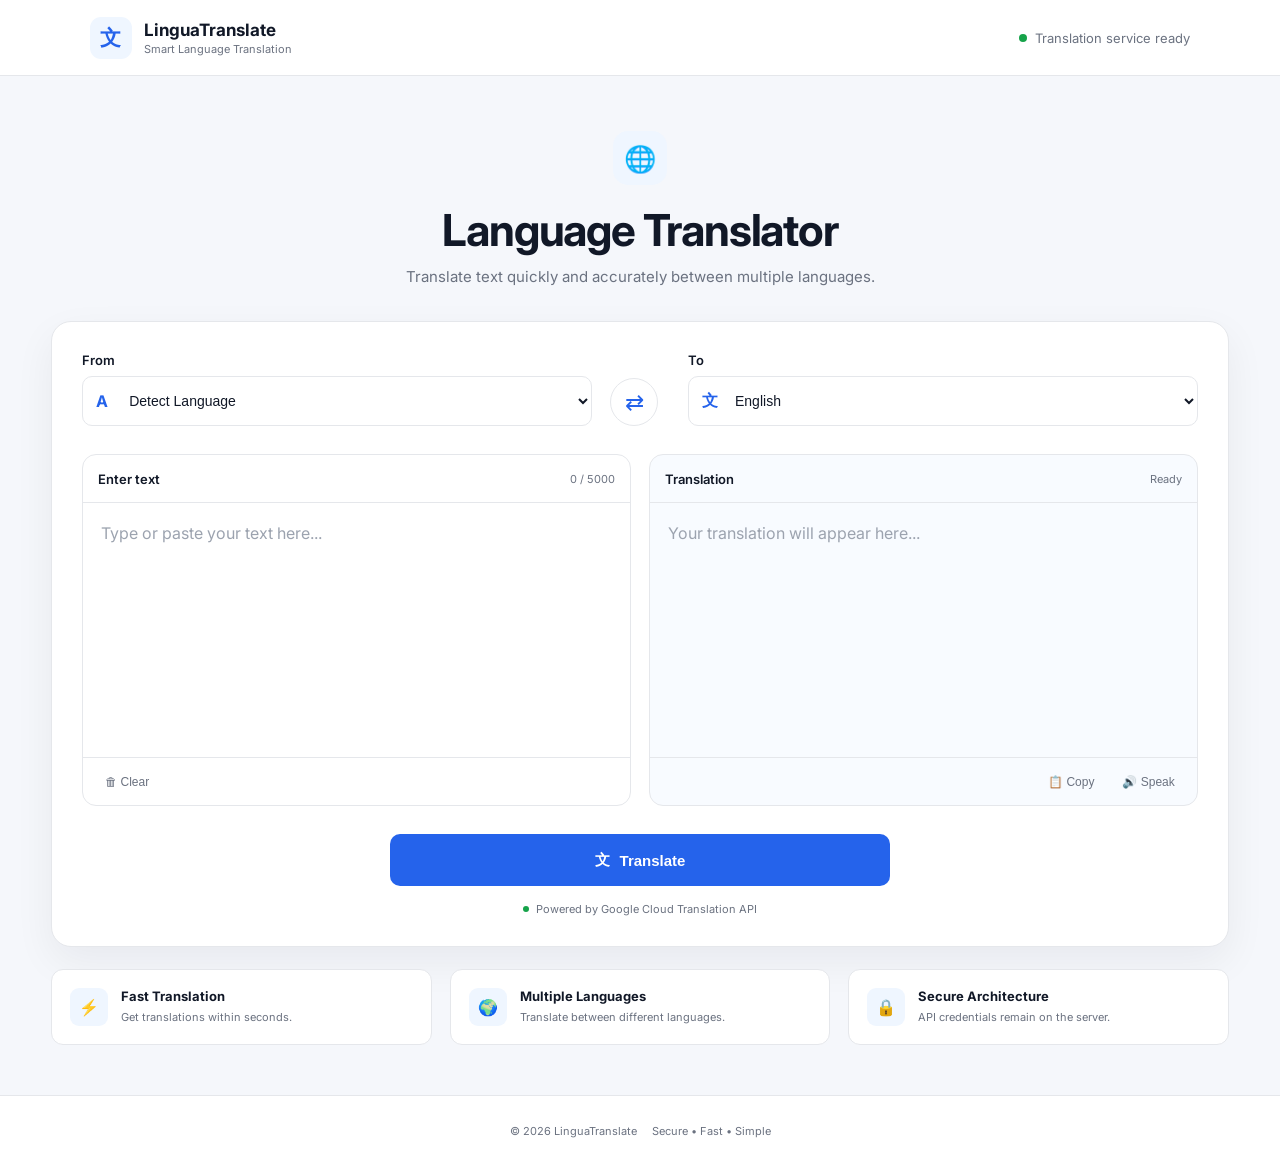
<file: Language Translation/frontend/index.html>
<!DOCTYPE html>
<html lang="en">

<head>
    <meta charset="UTF-8">

    <meta name="viewport"
          content="width=device-width, initial-scale=1.0">

    <meta name="description"
          content="Professional language translation application">

    <title>LinguaTranslate - Language Translator</title>

    <link rel="stylesheet" href="style.css">

    <!-- Google Font -->
    <link rel="preconnect" href="https://fonts.googleapis.com">
    <link rel="preconnect" href="https://fonts.gstatic.com" crossorigin>

    <link href="https://fonts.googleapis.com/css2?family=Inter:wght@400;500;600;700&display=swap"
          rel="stylesheet">
</head>

<body>

    <!-- ================= HEADER ================= -->

    <header class="navbar">

        <div class="brand">

            <div class="brand-icon">
                <span>文</span>
            </div>

            <div>
                <h2>LinguaTranslate</h2>
                <p>Smart Language Translation</p>
            </div>

        </div>

        <div class="header-status">
            <span class="status-dot"></span>
            Translation service ready
        </div>

    </header>


    <!-- ================= MAIN ================= -->

    <main class="main-container">

        <!-- Hero -->

        <section class="hero">

            <div class="hero-icon">
                🌐
            </div>

            <h1>Language Translator</h1>

            <p>
                Translate text quickly and accurately between
                multiple languages.
            </p>

        </section>


        <!-- ================= TRANSLATOR ================= -->

        <section class="translator-card">

            <!-- Language Selection -->

            <div class="language-row">

                <div class="language-group">

                    <label for="sourceLanguage">
                        From
                    </label>

                    <div class="select-wrapper">

                        <span class="language-symbol">A</span>

                        <select id="sourceLanguage">

                            <option value="auto">
                                Detect Language
                            </option>

                            <option value="en">
                                English
                            </option>

                            <option value="hi">
                                Hindi
                            </option>

                            <option value="kn">
                                Kannada
                            </option>

                            <option value="ta">
                                Tamil
                            </option>

                            <option value="te">
                                Telugu
                            </option>

                            <option value="ml">
                                Malayalam
                            </option>

                            <option value="fr">
                                French
                            </option>

                            <option value="de">
                                German
                            </option>

                            <option value="es">
                                Spanish
                            </option>

                            <option value="it">
                                Italian
                            </option>

                            <option value="pt">
                                Portuguese
                            </option>

                            <option value="ja">
                                Japanese
                            </option>

                            <option value="ko">
                                Korean
                            </option>

                            <option value="zh">
                                Chinese
                            </option>

                        </select>

                    </div>

                </div>


                <!-- Swap -->

                <button
                    class="swap-button"
                    id="swapButton"
                    title="Swap languages"
                    aria-label="Swap languages">

                    ⇄

                </button>


                <div class="language-group">

                    <label for="targetLanguage">
                        To
                    </label>

                    <div class="select-wrapper">

                        <span class="language-symbol">文</span>

                        <select id="targetLanguage">

                            <option value="en">
                                English
                            </option>

                            <option value="hi">
                                Hindi
                            </option>

                            <option value="kn">
                                Kannada
                            </option>

                            <option value="ta">
                                Tamil
                            </option>

                            <option value="te">
                                Telugu
                            </option>

                            <option value="ml">
                                Malayalam
                            </option>

                            <option value="fr">
                                French
                            </option>

                            <option value="de">
                                German
                            </option>

                            <option value="es">
                                Spanish
                            </option>

                            <option value="it">
                                Italian
                            </option>

                            <option value="pt">
                                Portuguese
                            </option>

                            <option value="ja">
                                Japanese
                            </option>

                            <option value="ko">
                                Korean
                            </option>

                            <option value="zh">
                                Chinese
                            </option>

                        </select>

                    </div>

                </div>

            </div>


            <!-- ================= TEXT AREAS ================= -->

            <div class="translation-area">


                <!-- INPUT -->

                <div class="text-panel">

                    <div class="panel-header">

                        <span>Enter text</span>

                        <span
                            id="characterCount"
                            class="character-count">
                            0 / 5000
                        </span>

                    </div>


                    <textarea
                        id="inputText"
                        maxlength="5000"
                        placeholder="Type or paste your text here..."></textarea>


                    <div class="panel-footer">

                        <button
                            class="text-action"
                            id="clearButton">

                            🗑 Clear

                        </button>

                    </div>

                </div>


                <!-- OUTPUT -->

                <div class="text-panel output-panel">

                    <div class="panel-header">

                        <span>Translation</span>

                        <span
                            id="translationStatus"
                            class="translation-status">
                            Ready
                        </span>

                    </div>


                    <textarea
                        id="outputText"
                        placeholder="Your translation will appear here..."
                        readonly></textarea>


                    <div class="panel-footer output-actions">

                        <button
                            class="text-action"
                            id="copyButton">

                            📋 Copy

                        </button>

                        <button
                            class="text-action"
                            id="speakButton">

                            🔊 Speak

                        </button>

                    </div>

                </div>

            </div>


            <!-- ================= TRANSLATE BUTTON ================= -->

            <button
                class="translate-button"
                id="translateButton">

                <span id="translateIcon">文</span>

                <span id="translateText">
                    Translate
                </span>

            </button>


            <!-- API Status -->

            <div class="api-info">

                <span class="api-dot"></span>

                Powered by Google Cloud Translation API

            </div>

        </section>


        <!-- ================= FEATURES ================= -->

        <section class="features">

            <div class="feature">

                <div class="feature-icon">
                    ⚡
                </div>

                <div>
                    <h3>Fast Translation</h3>

                    <p>
                        Get translations within seconds.
                    </p>
                </div>

            </div>


            <div class="feature">

                <div class="feature-icon">
                    🌍
                </div>

                <div>
                    <h3>Multiple Languages</h3>

                    <p>
                        Translate between different languages.
                    </p>
                </div>

            </div>


            <div class="feature">

                <div class="feature-icon">
                    🔒
                </div>

                <div>
                    <h3>Secure Architecture</h3>

                    <p>
                        API credentials remain on the server.
                    </p>
                </div>

            </div>

        </section>

    </main>


    <!-- ================= FOOTER ================= -->

    <footer>

        <p>
            © 2026 LinguaTranslate
        </p>

        <span>
            Secure • Fast • Simple
        </span>

    </footer>


    <script src="script.js"></script>

</body>

</html>
</file>
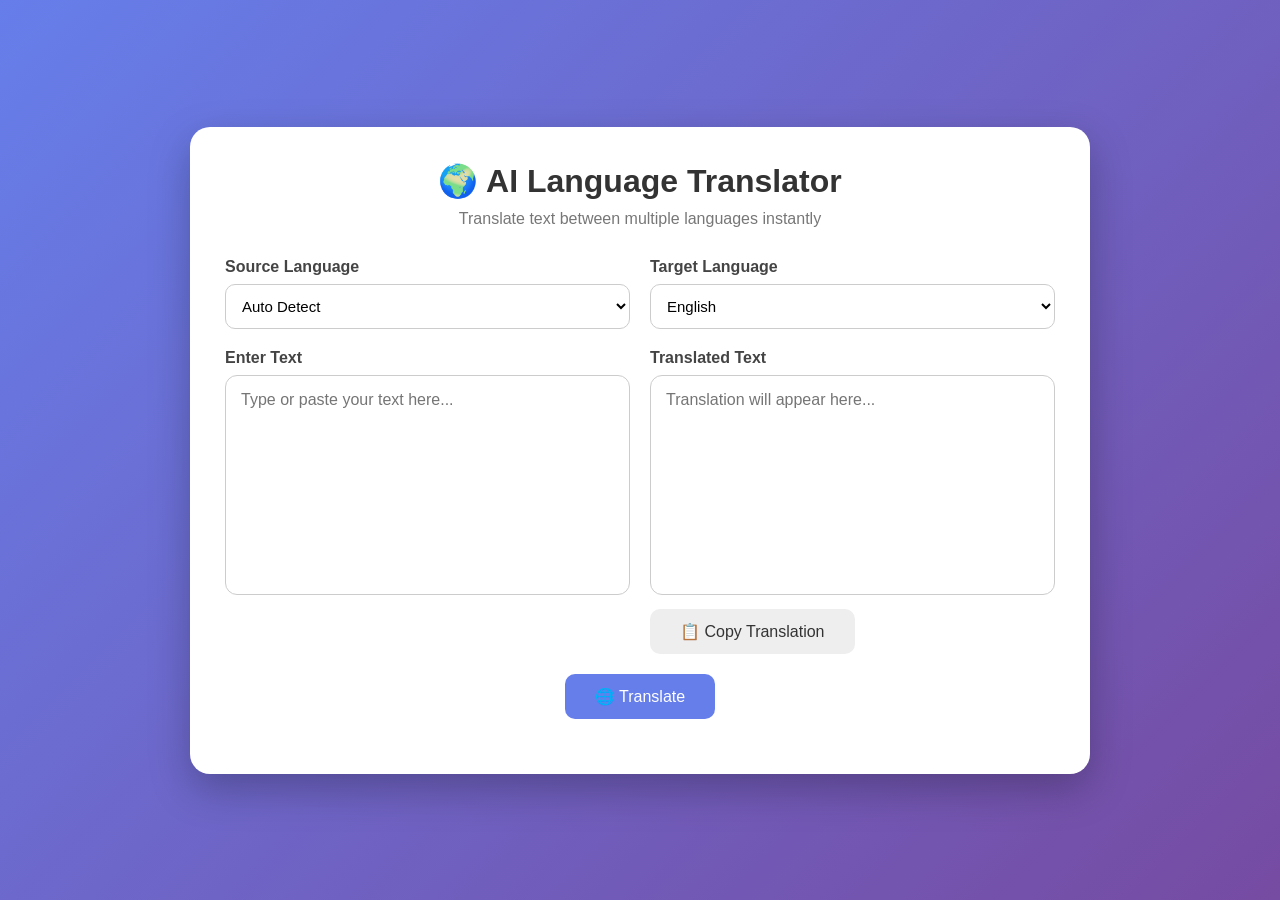
<file: translation tool/templates/index.html>
<!DOCTYPE html>
<html lang="en">
<head>
    <meta charset="UTF-8">
    <meta name="viewport" content="width=device-width, initial-scale=1.0">

    <title>AI Language Translator</title>

    <style>
        * {
            box-sizing: border-box;
            margin: 0;
            padding: 0;
            font-family: Arial, sans-serif;
        }

        body {
            min-height: 100vh;
            background: linear-gradient(135deg, #667eea, #764ba2);
            display: flex;
            justify-content: center;
            align-items: center;
            padding: 20px;
        }

        .container {
            width: 100%;
            max-width: 900px;
            background: white;
            border-radius: 20px;
            padding: 35px;
            box-shadow: 0 15px 40px rgba(0, 0, 0, 0.25);
        }

        h1 {
            text-align: center;
            margin-bottom: 10px;
            color: #333;
        }

        .subtitle {
            text-align: center;
            color: #777;
            margin-bottom: 30px;
        }

        .language-section {
            display: flex;
            gap: 20px;
            margin-bottom: 20px;
        }

        .language-box {
            flex: 1;
        }

        label {
            display: block;
            margin-bottom: 8px;
            font-weight: bold;
            color: #444;
        }

        select {
            width: 100%;
            padding: 12px;
            border: 1px solid #ccc;
            border-radius: 10px;
            font-size: 15px;
            background: white;
        }

        .text-section {
            display: flex;
            gap: 20px;
            margin-bottom: 20px;
        }

        .text-box {
            flex: 1;
        }

        textarea {
            width: 100%;
            height: 220px;
            resize: none;
            padding: 15px;
            border: 1px solid #ccc;
            border-radius: 12px;
            font-size: 16px;
            outline: none;
        }

        textarea:focus,
        select:focus {
            border-color: #667eea;
        }

        .button-container {
            text-align: center;
            margin: 20px 0;
        }

        button {
            border: none;
            padding: 13px 30px;
            border-radius: 10px;
            font-size: 16px;
            cursor: pointer;
            transition: 0.2s;
        }

        .translate-btn {
            background: #667eea;
            color: white;
        }

        .translate-btn:hover {
            background: #5568d8;
            transform: translateY(-2px);
        }

        .copy-btn {
            background: #eee;
            color: #333;
            margin-top: 10px;
        }

        .copy-btn:hover {
            background: #ddd;
        }

        #status {
            text-align: center;
            margin-top: 10px;
            color: #666;
        }

        @media (max-width: 700px) {
            .language-section,
            .text-section {
                flex-direction: column;
            }

            .container {
                padding: 20px;
            }
        }
    </style>
</head>

<body>

<div class="container">

    <h1>🌍 AI Language Translator</h1>

    <p class="subtitle">
        Translate text between multiple languages instantly
    </p>

    <div class="language-section">

        <div class="language-box">
            <label for="sourceLanguage">Source Language</label>

            <select id="sourceLanguage">
                <option value="auto">Auto Detect</option>
                <option value="en">English</option>
                <option value="hi">Hindi</option>
                <option value="kn">Kannada</option>
                <option value="fr">French</option>
                <option value="de">German</option>
                <option value="es">Spanish</option>
                <option value="it">Italian</option>
                <option value="ja">Japanese</option>
                <option value="ko">Korean</option>
                <option value="zh-CN">Chinese</option>
                <option value="ar">Arabic</option>
                <option value="ru">Russian</option>
            </select>
        </div>


        <div class="language-box">
            <label for="targetLanguage">Target Language</label>

            <select id="targetLanguage">
                <option value="en">English</option>
                <option value="hi">Hindi</option>
                <option value="kn">Kannada</option>
                <option value="fr">French</option>
                <option value="de">German</option>
                <option value="es">Spanish</option>
                <option value="it">Italian</option>
                <option value="ja">Japanese</option>
                <option value="ko">Korean</option>
                <option value="zh-CN">Chinese</option>
                <option value="ar">Arabic</option>
                <option value="ru">Russian</option>
            </select>
        </div>

    </div>


    <div class="text-section">

        <div class="text-box">

            <label for="inputText">Enter Text</label>

            <textarea
                id="inputText"
                placeholder="Type or paste your text here..."
            ></textarea>

        </div>


        <div class="text-box">

            <label for="outputText">Translated Text</label>

            <textarea
                id="outputText"
                placeholder="Translation will appear here..."
                readonly
            ></textarea>

            <button class="copy-btn" onclick="copyTranslation()">
                📋 Copy Translation
            </button>

        </div>

    </div>


    <div class="button-container">

        <button class="translate-btn" onclick="translateText()">
            🌐 Translate
        </button>

    </div>


    <p id="status"></p>

</div>


<script>

async function translateText() {

    const text = document.getElementById("inputText").value;

    const source =
        document.getElementById("sourceLanguage").value;

    const target =
        document.getElementById("targetLanguage").value;

    const output =
        document.getElementById("outputText");

    const status =
        document.getElementById("status");


    if (!text.trim()) {

        status.textContent =
            "Please enter some text first.";

        output.value = "";

        return;
    }


    status.textContent = "Translating...";


    try {

        const response = await fetch("/translate", {

            method: "POST",

            headers: {
                "Content-Type": "application/json"
            },

            body: JSON.stringify({

                text: text,

                source: source,

                target: target

            })

        });


        const data = await response.json();


        if (!response.ok) {

            throw new Error(
                data.error || "Translation failed."
            );

        }


        output.value = data.translation;

        status.textContent =
            "Translation completed successfully.";

    }

    catch (error) {

        output.value = "";

        status.textContent =
            "Error: " + error.message;

    }

}


function copyTranslation() {

    const output =
        document.getElementById("outputText");

    if (!output.value) {
        return;
    }

    navigator.clipboard.writeText(output.value);

    document.getElementById("status").textContent =
        "Translation copied to clipboard!";

}

</script>

</body>
</html>
</file>
<file: Language Translation/frontend/style.css>
/* =========================
   GLOBAL
========================= */

* {
    margin: 0;
    padding: 0;
    box-sizing: border-box;
}

:root {
    --primary: #2563eb;
    --primary-dark: #1d4ed8;

    --background: #f5f7fb;

    --card: #ffffff;

    --text: #111827;
    --secondary-text: #6b7280;

    --border: #e5e7eb;

    --success: #16a34a;

    --radius: 14px;
}

body {
    font-family: "Inter", sans-serif;

    background: var(--background);

    color: var(--text);

    min-height: 100vh;
}


/* =========================
   NAVBAR
========================= */

.navbar {

    height: 76px;

    background: white;

    border-bottom: 1px solid var(--border);

    display: flex;

    align-items: center;

    justify-content: space-between;

    padding: 0 7%;

}


.brand {

    display: flex;

    align-items: center;

    gap: 12px;

}


.brand-icon {

    width: 42px;

    height: 42px;

    border-radius: 11px;

    background: #eff6ff;

    color: var(--primary);

    display: flex;

    align-items: center;

    justify-content: center;

    font-size: 21px;

    font-weight: 700;

}


.brand h2 {

    font-size: 17px;

    font-weight: 700;

}


.brand p {

    font-size: 11px;

    color: var(--secondary-text);

    margin-top: 2px;

}


.header-status {

    display: flex;

    align-items: center;

    gap: 8px;

    font-size: 13px;

    color: var(--secondary-text);

}


.status-dot {

    width: 8px;

    height: 8px;

    background: var(--success);

    border-radius: 50%;

}


/* =========================
   MAIN
========================= */

.main-container {

    width: min(1200px, 92%);

    margin: auto;

}


/* =========================
   HERO
========================= */

.hero {

    text-align: center;

    padding: 55px 0 35px;

}


.hero-icon {

    width: 54px;

    height: 54px;

    margin: auto;

    background: #eff6ff;

    border-radius: 15px;

    display: flex;

    align-items: center;

    justify-content: center;

    font-size: 26px;

}


.hero h1 {

    font-size: clamp(30px, 4vw, 44px);

    margin-top: 18px;

    letter-spacing: -1.2px;

}


.hero p {

    color: var(--secondary-text);

    margin-top: 10px;

    font-size: 15px;

}


/* =========================
   TRANSLATOR CARD
========================= */

.translator-card {

    background: var(--card);

    border: 1px solid var(--border);

    border-radius: 20px;

    padding: 30px;

    box-shadow:
        0 15px 40px rgba(15, 23, 42, 0.06);

}


/* =========================
   LANGUAGE ROW
========================= */

.language-row {

    display: grid;

    grid-template-columns: 1fr 60px 1fr;

    align-items: end;

    gap: 18px;

    margin-bottom: 28px;

}


.language-group label {

    display: block;

    font-size: 13px;

    font-weight: 600;

    margin-bottom: 8px;

}


.select-wrapper {

    position: relative;

}


.language-symbol {

    position: absolute;

    left: 14px;

    top: 50%;

    transform: translateY(-50%);

    color: var(--primary);

    font-weight: 700;

    pointer-events: none;

}


select {

    width: 100%;

    height: 50px;

    padding: 0 15px 0 42px;

    border: 1px solid var(--border);

    border-radius: 10px;

    background: white;

    color: var(--text);

    font-size: 14px;

    cursor: pointer;

    outline: none;

}


select:focus {

    border-color: var(--primary);

    box-shadow: 0 0 0 3px rgba(37, 99, 235, 0.1);

}


/* =========================
   SWAP
========================= */

.swap-button {

    width: 48px;

    height: 48px;

    border: 1px solid var(--border);

    background: white;

    color: var(--primary);

    border-radius: 50%;

    font-size: 23px;

    cursor: pointer;

    transition: 0.2s;

}


.swap-button:hover {

    background: #eff6ff;

    transform: rotate(180deg);

}


/* =========================
   TRANSLATION AREA
========================= */

.translation-area {

    display: grid;

    grid-template-columns: 1fr 1fr;

    gap: 18px;

}


.text-panel {

    border: 1px solid var(--border);

    border-radius: 14px;

    overflow: hidden;

    background: white;

}


.output-panel {

    background: #f8fbff;

}


.panel-header {

    height: 48px;

    padding: 0 15px;

    display: flex;

    align-items: center;

    justify-content: space-between;

    border-bottom: 1px solid var(--border);

    font-size: 13px;

    font-weight: 600;

}


.character-count,
.translation-status {

    color: var(--secondary-text);

    font-size: 11px;

    font-weight: 400;

}


textarea {

    width: 100%;

    height: 250px;

    border: none;

    outline: none;

    resize: none;

    padding: 18px;

    font-family: inherit;

    font-size: 16px;

    line-height: 1.6;

    color: var(--text);

    background: transparent;

}


textarea::placeholder {

    color: #9ca3af;

}


.panel-footer {

    height: 48px;

    padding: 0 12px;

    display: flex;

    align-items: center;

    border-top: 1px solid var(--border);

}


.output-actions {

    justify-content: flex-end;

    gap: 8px;

}


.text-action {

    border: none;

    background: transparent;

    color: var(--secondary-text);

    padding: 8px 10px;

    border-radius: 7px;

    cursor: pointer;

    font-size: 12px;

}


.text-action:hover {

    background: #f3f4f6;

    color: var(--text);

}


/* =========================
   TRANSLATE BUTTON
========================= */

.translate-button {

    width: min(500px, 100%);

    height: 52px;

    margin: 28px auto 0;

    display: flex;

    align-items: center;

    justify-content: center;

    gap: 10px;

    border: none;

    border-radius: 10px;

    background: var(--primary);

    color: white;

    font-size: 15px;

    font-weight: 600;

    cursor: pointer;

    transition: 0.2s;

}


.translate-button:hover {

    background: var(--primary-dark);

    transform: translateY(-1px);

}


.translate-button:disabled {

    opacity: 0.65;

    cursor: not-allowed;

    transform: none;

}


/* =========================
   API INFO
========================= */

.api-info {

    display: flex;

    justify-content: center;

    align-items: center;

    gap: 7px;

    margin-top: 16px;

    color: var(--secondary-text);

    font-size: 11px;

}


.api-dot {

    width: 6px;

    height: 6px;

    border-radius: 50%;

    background: var(--success);

}


/* =========================
   FEATURES
========================= */

.features {

    display: grid;

    grid-template-columns: repeat(3, 1fr);

    gap: 18px;

    margin: 22px 0 50px;

}


.feature {

    display: flex;

    gap: 13px;

    padding: 18px;

    background: white;

    border: 1px solid var(--border);

    border-radius: 12px;

}


.feature-icon {

    width: 38px;

    height: 38px;

    flex-shrink: 0;

    border-radius: 9px;

    background: #eff6ff;

    display: flex;

    align-items: center;

    justify-content: center;

}


.feature h3 {

    font-size: 13px;

    margin-bottom: 5px;

}


.feature p {

    color: var(--secondary-text);

    font-size: 11px;

    line-height: 1.5;

}


/* =========================
   FOOTER
========================= */

footer {

    height: 70px;

    border-top: 1px solid var(--border);

    background: white;

    display: flex;

    align-items: center;

    justify-content: center;

    gap: 15px;

    color: var(--secondary-text);

    font-size: 11px;

}


/* =========================
   RESPONSIVE
========================= */

@media (max-width: 800px) {

    .header-status {

        display: none;

    }


    .translation-area {

        grid-template-columns: 1fr;

    }


    .features {

        grid-template-columns: 1fr;

    }

}


@media (max-width: 600px) {

    .navbar {

        padding: 0 4%;

    }


    .main-container {

        width: 94%;

    }


    .translator-card {

        padding: 18px;

    }


    .language-row {

        grid-template-columns: 1fr;

        gap: 12px;

    }


    .swap-button {

        margin: auto;

        transform: rotate(90deg);

    }


    .swap-button:hover {

        transform: rotate(270deg);

    }


    .hero {

        padding-top: 35px;

    }


    .hero h1 {

        font-size: 30px;

    }

}
</file>
